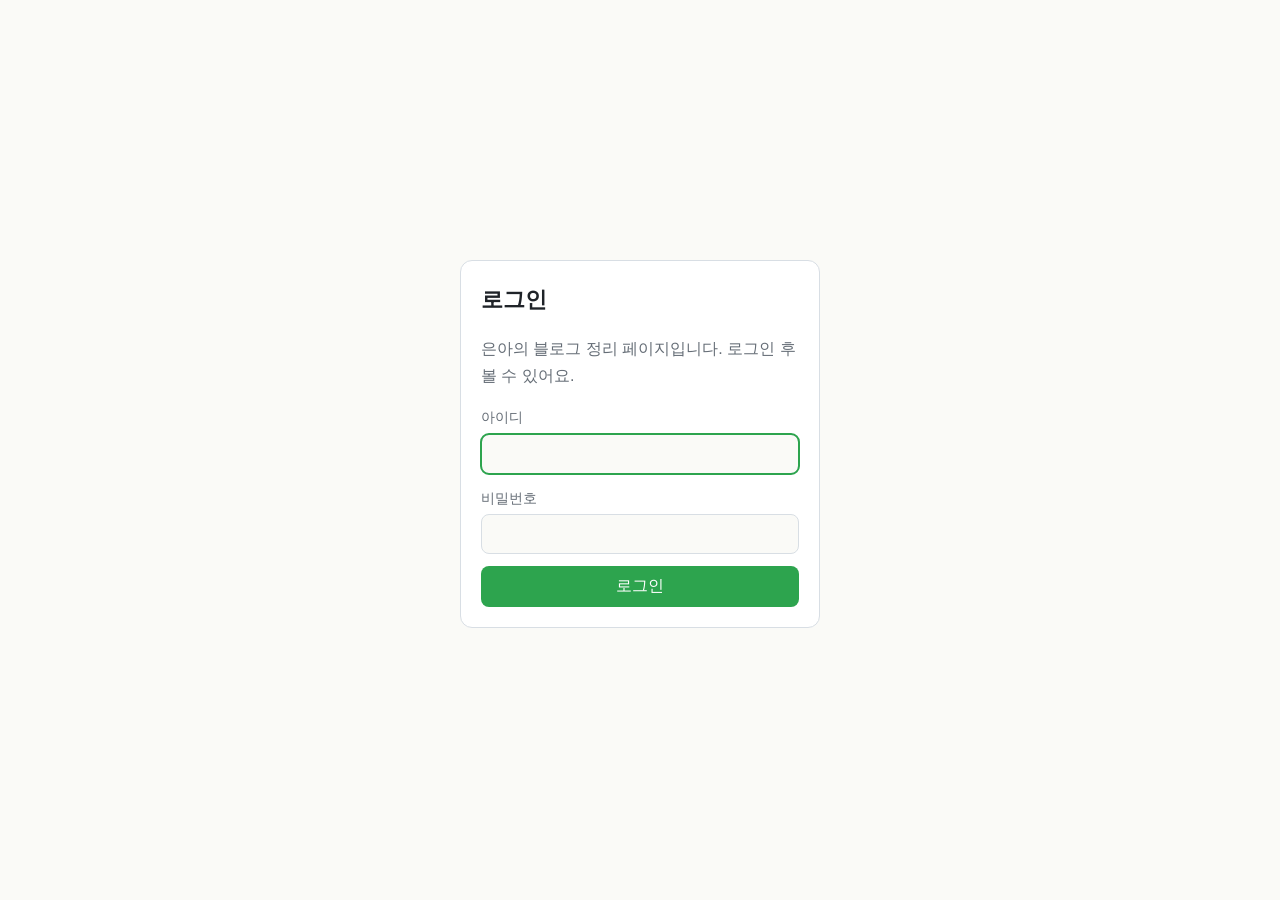
<file: index.html>
<!doctype html>
<html lang="ko">
<head>
  <meta charset="utf-8">
  <meta name="viewport" content="width=device-width, initial-scale=1">
  <title>은아의 블로그 정리</title>
  <link rel="stylesheet" href="style.css">
  <script src="auth-config.js"></script>
  <script src="auth.js"></script>
</head>
<body>
  <div class="wrap">
    <header>
      <h1 class="site-title"><a href="index.html">은아의 블로그 정리</a></h1>
      <p class="site-sub">내 블로그 정보를 한곳에 모아 둔 페이지</p>
      <nav class="tabs" aria-label="주요 메뉴">
        <a href="about.html">블로그 소개</a>
        <a href="posts.html">글 목록</a>
        <a href="categories.html">카테고리</a>
        <a href="links.html">링크·연락처</a>
      </nav>
    </header>

    <main>
      <h2>안녕하세요, 은아입니다 👋</h2>
      <p>제 블로그에 대한 정보를 정리해 두는 공간입니다. 위 탭이나 아래 카드를 눌러 이동해 보세요.</p>

      <div class="grid">
        <a class="card" href="about.html">
          <h3>블로그 소개</h3>
          <p class="muted">블로그 이름, 주제, 운영 목적</p>
        </a>
        <a class="card" href="posts.html">
          <h3>글 목록</h3>
          <p class="muted">발행한 글을 날짜순으로 정리</p>
        </a>
        <a class="card" href="categories.html">
          <h3>카테고리</h3>
          <p class="muted">주제별 분류와 태그</p>
        </a>
        <a class="card" href="links.html">
          <h3>링크·연락처</h3>
          <p class="muted">블로그 주소와 연락 방법</p>
        </a>
      </div>
    </main>

    <footer>© 은아 · GitHub Pages로 호스팅 중</footer>
  </div>
</body>
</html>
</file>
<file: style.css>
:root {
  --bg: #fafaf7; --fg: #1f2328; --muted: #656d76; --accent: #2da44e;
  --card: #ffffff; --line: #d8dee4;
}
@media (prefers-color-scheme: dark) {
  :root {
    --bg: #0d1117; --fg: #e6edf3; --muted: #8b949e; --accent: #3fb950;
    --card: #161b22; --line: #30363d;
  }
}
* { box-sizing: border-box; }
body {
  margin: 0; min-height: 100vh;
  background: var(--bg); color: var(--fg);
  font-family: -apple-system, BlinkMacSystemFont, "Apple SD Gothic Neo", "Malgun Gothic", sans-serif;
  line-height: 1.7;
}
.wrap { width: min(92vw, 760px); margin: 0 auto; }

header { padding: 40px 0 0; }
.site-title { margin: 0; font-size: 1.5rem; }
.site-title a { color: inherit; text-decoration: none; }
.site-sub { margin: 4px 0 20px; color: var(--muted); }

nav.tabs {
  display: flex; gap: 4px; overflow-x: auto;
  border-bottom: 1px solid var(--line);
}
nav.tabs a {
  flex: none; padding: 10px 16px; color: var(--muted); text-decoration: none;
  border-bottom: 2px solid transparent; margin-bottom: -1px; white-space: nowrap;
}
nav.tabs a:hover { color: var(--fg); }
nav.tabs a[aria-current="page"] {
  color: var(--fg); font-weight: 600; border-bottom-color: var(--accent);
}

main { padding: 32px 0 48px; }
h2 { margin: 0 0 16px; font-size: 1.4rem; }
h3 { margin: 0 0 6px; font-size: 1.05rem; }
p { margin: 0 0 16px; }
.muted { color: var(--muted); }

.card {
  background: var(--card); border: 1px solid var(--line);
  border-radius: 12px; padding: 20px; margin-bottom: 12px;
}
.card p:last-child { margin-bottom: 0; }
.grid { display: grid; gap: 12px; grid-template-columns: repeat(auto-fit, minmax(220px, 1fr)); }
a.card { display: block; color: inherit; text-decoration: none; }
a.card:hover { border-color: var(--accent); }

.post-list { list-style: none; margin: 0; padding: 0; }
.post-list li {
  display: flex; justify-content: space-between; gap: 16px;
  padding: 14px 0; border-bottom: 1px solid var(--line);
}
.post-list time { flex: none; color: var(--muted); font-variant-numeric: tabular-nums; }

.tag {
  display: inline-block; padding: 2px 10px; margin: 0 6px 6px 0;
  font-size: .85rem; color: var(--accent);
  border: 1px solid var(--accent); border-radius: 999px;
}
dl.info { display: grid; grid-template-columns: 7em 1fr; gap: 10px 12px; margin: 0; }
dl.info dt { color: var(--muted); }
dl.info dd { margin: 0; }
a { color: var(--accent); }

/* 로그인 잠금 */
html.locked .wrap { display: none; }
html:not(.locked) #login { display: none; }
#login { min-height: 100vh; display: grid; place-items: center; padding: 16px; }
.login-card { width: min(92vw, 360px); }
.login-card label { display: block; margin-bottom: 12px; color: var(--muted); font-size: .9rem; }
.login-card input {
  display: block; width: 100%; margin-top: 4px; padding: 10px 12px; font-size: 1rem;
  color: var(--fg); background: var(--bg); border: 1px solid var(--line); border-radius: 8px;
}
.login-card input:focus { outline: 2px solid var(--accent); outline-offset: -1px; }
.login-card button {
  width: 100%; padding: 10px; font-size: 1rem; color: #fff; background: var(--accent);
  border: 0; border-radius: 8px; cursor: pointer;
}
.login-error { color: #cf222e; font-size: .9rem; margin: 0 0 12px; }
@media (prefers-color-scheme: dark) { .login-error { color: #ff7b72; } }
nav.tabs .logout {
  flex: none; margin-left: auto; padding: 10px 4px; font-size: .9rem; cursor: pointer;
  color: var(--muted); background: none; border: 0;
}
nav.tabs .logout:hover { color: var(--fg); }

footer { padding: 24px 0 40px; color: var(--muted); font-size: .9rem; border-top: 1px solid var(--line); }
</file>
